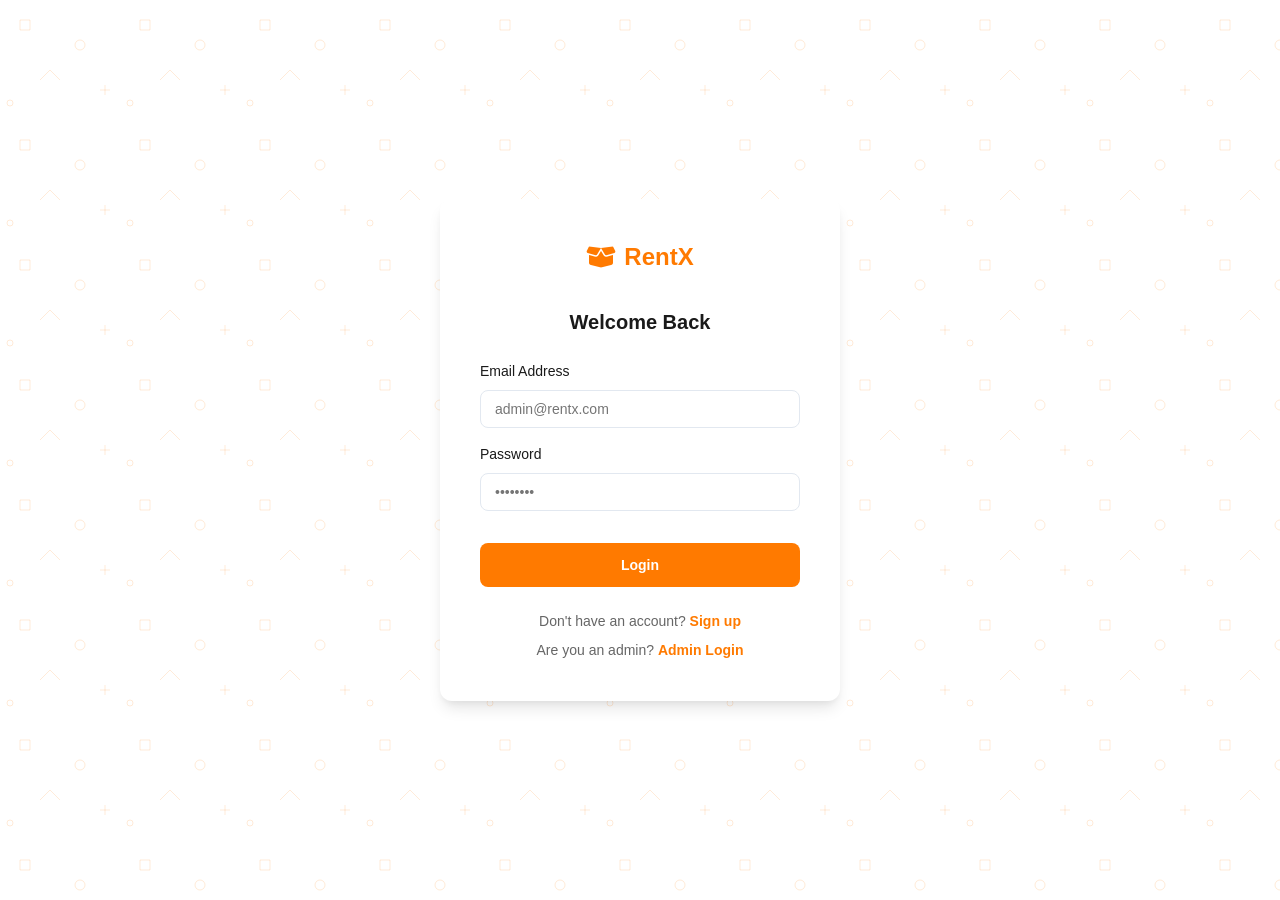
<file: frontend/index.html>
<!DOCTYPE html>
<html lang="en">
<head>
    <meta charset="UTF-8">
    <meta name="viewport" content="width=device-width, initial-scale=1.0">
    <title>Login - Rental Management System</title>
    <link rel="stylesheet" href="./css/styles.css">
    <!-- Font Awesome for Icons -->
    <link rel="stylesheet" href="https://cdnjs.cloudflare.com/ajax/libs/font-awesome/6.4.0/css/all.min.css">
    <style>
        .login-wrapper {
            min-height: 100vh;
            display: flex;
            align-items: center;
            justify-content: center;
            padding: 1.5rem;
        }

        .login-card {
            width: 100%;
            max-width: 400px;
            padding: 2.5rem;
            background: #FFFFFF;
            border-radius: var(--radius-lg);
            box-shadow: var(--shadow-lg);
            text-align: center;
        }

        .logo-placeholder {
            display: flex;
            align-items: center;
            justify-content: center;
            gap: 0.5rem;
            font-size: 1.5rem;
            font-weight: 700;
            color: var(--primary);
            margin-bottom: 2rem;
        }

        .toggle-link {
            font-size: 0.875rem;
            color: var(--text-muted);
            margin-top: 1.5rem;
            display: block;
        }
        
        .toggle-link span {
            color: var(--primary);
            cursor: pointer;
            font-weight: 600;
        }
        
        .toggle-link span:hover {
            text-decoration: underline;
        }
        
        #signup-form {
            display: none;
        }
    </style>
</head>
<body class="doodle-bg">

    <div class="login-wrapper">
        <div class="login-card">
            
            <div class="logo-placeholder">
                <i class="fa-solid fa-box-open"></i>
                <span>RentX</span>
            </div>

            <!-- Login Form -->
            <form id="login-form" onsubmit="handleLogin(event)">
                <h2 class="text-xl font-bold mb-6">Welcome Back</h2>
                
                <div class="form-group" style="text-align: left;">
                    <label class="form-label">Email Address</label>
                    <input type="email" id="login-email" class="form-control" placeholder="admin@rentx.com" required>
                </div>
                
                <div class="form-group" style="text-align: left;">
                    <label class="form-label">Password</label>
                    <input type="password" id="login-password" class="form-control" placeholder="••••••••" required>
                </div>
                
                <button type="submit" class="btn btn-primary btn-block mt-4" style="height: 44px;">
                    Login
                </button>
                
                <div class="toggle-link">
                    Don't have an account? <span onclick="toggleForms()">Sign up</span>
                </div>
                <div class="toggle-link" style="margin-top: 0.5rem">
                    Are you an admin? <a href="./pages/admin/login.html" style="font-weight: 600;">Admin Login</a>
                </div>
            </form>

            <!-- Sign Up Form -->
            <form id="signup-form" onsubmit="handleSignup(event)">
                <h2 class="text-xl font-bold mb-6">Create Account</h2>
                
                <div style="display: flex; gap: 1rem;">
                    <div class="form-group" style="text-align: left; flex: 1;">
                        <label class="form-label">First Name</label>
                        <input type="text" class="form-control" placeholder="kavy" required id="signup-firstname">
                    </div>
                    
                    <div class="form-group" style="text-align: left; flex: 1;">
                        <label class="form-label">Last Name</label>
                        <input type="text" class="form-control" placeholder="patel" required id="signup-lastname">
                    </div>
                </div>

                <div class="form-group" style="text-align: left;">
                    <label class="form-label">Email ID</label>
                    <input type="email" class="form-control" placeholder="kavy@example.com" required id="signup-email">
                </div>
                
                <div class="form-group" style="text-align: left;">
                    <label class="form-label">Password</label>
                    <input type="password" class="form-control" placeholder="••••••••" required id="signup-password">
                </div>

                <div class="form-group" style="text-align: left;">
                    <label class="form-label">Confirm Password</label>
                    <input type="password" class="form-control" placeholder="••••••••" required id="signup-confirm-password">
                </div>
                
                <button type="submit" class="btn btn-primary btn-block mt-4" style="height: 44px;">
                    Sign Up
                </button>
                
                <div class="toggle-link">
                    Already have an account? <span onclick="toggleForms()">Login</span>
                </div>
            </form>

        </div>
    </div>

    <script src="./js/api.js"></script>
    <script src="./js/main.js"></script>
    <script>
        function toggleForms() {
            const loginForm = document.getElementById('login-form');
            const signupForm = document.getElementById('signup-form');
            
            if (loginForm.style.display === 'none') {
                loginForm.style.display = 'block';
                signupForm.style.display = 'none';
            } else {
                loginForm.style.display = 'none';
                signupForm.style.display = 'block';
            }
        }

        async function handleLogin(e) {
            e.preventDefault();
            const email = document.getElementById('login-email').value;
            const password = document.getElementById('login-password').value;
            
            try {
                const response = await window.RentXAPI.login(email, password);
                localStorage.setItem('user', JSON.stringify(response.user));
                
                if (response.user.role === 'admin') {
                    window.location.href = './pages/admin/dashboard.html';
                } else {
                    window.location.href = './pages/customer/home.html';
                }
            } catch (err) {
                // Handled by apiFetch showToast, but can also alert
                console.error("Login failed:", err);
            }
        }

        async function handleSignup(e) {
            e.preventDefault();
            
            const email = document.getElementById('signup-email').value;
            const password = document.getElementById('signup-password').value;
            const confirmPassword = document.getElementById('signup-confirm-password').value;
            const firstName = document.getElementById('signup-firstname').value;
            const lastName = document.getElementById('signup-lastname').value;
            
            if (password !== confirmPassword) {
                showToast('Passwords do not match!', 'error');
                return;
            }

            try {
                const name = `${firstName} ${lastName}`;
                await window.RentXAPI.register(email, password, name);
                
                // Auto login after signup
                const response = await window.RentXAPI.login(email, password);
                localStorage.setItem('user', JSON.stringify(response.user));
                window.location.href = './pages/customer/home.html';
            } catch (err) {
                console.error("Signup failed:", err);
            }
        }
    </script>
</body>
</html>
</file>
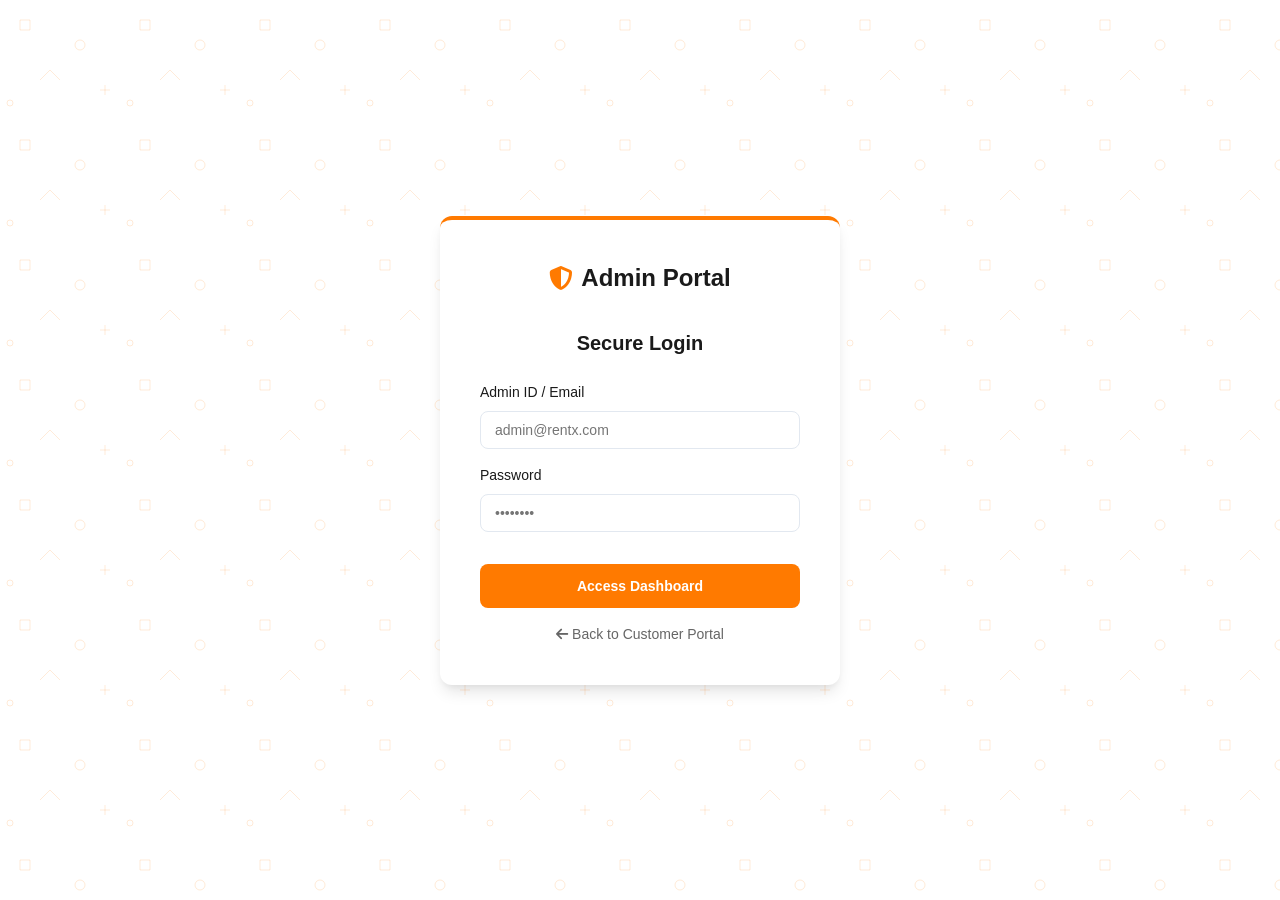
<file: frontend/pages/admin/login.html>
<!DOCTYPE html>
<html lang="en">
<head>
    <meta charset="UTF-8">
    <meta name="viewport" content="width=device-width, initial-scale=1.0">
    <title>Admin Login - RentX</title>
    <link rel="stylesheet" href="../../css/styles.css">
    <link rel="stylesheet" href="https://cdnjs.cloudflare.com/ajax/libs/font-awesome/6.4.0/css/all.min.css">
    <style>
        .login-wrapper {
            min-height: 100vh;
            display: flex;
            align-items: center;
            justify-content: center;
            padding: 1.5rem;
        }

        .login-card {
            width: 100%;
            max-width: 400px;
            padding: 2.5rem;
            background: #FFFFFF;
            border-radius: var(--radius-lg);
            box-shadow: var(--shadow-lg);
            text-align: center;
            border-top: 4px solid var(--primary);
        }

        .logo-placeholder {
            display: flex;
            align-items: center;
            justify-content: center;
            gap: 0.5rem;
            font-size: 1.5rem;
            font-weight: 700;
            color: var(--text-dark);
            margin-bottom: 2rem;
        }

        .logo-placeholder i {
            color: var(--primary);
        }
    </style>
</head>
<body class="doodle-bg">

    <div class="login-wrapper">
        <div class="login-card">
            
            <div class="logo-placeholder">
                <i class="fa-solid fa-shield-halved"></i>
                <span>Admin Portal</span>
            </div>

            <form id="admin-login-form" onsubmit="handleAdminLogin(event)">
                <h2 class="text-xl font-bold mb-6">Secure Login</h2>
                
                <div class="form-group" style="text-align: left;">
                    <label class="form-label">Admin ID / Email</label>
                    <input type="email" class="form-control" placeholder="admin@rentx.com" required>
                </div>
                
                <div class="form-group" style="text-align: left;">
                    <label class="form-label">Password</label>
                    <input type="password" class="form-control" placeholder="••••••••" required>
                </div>
                
                <button type="submit" class="btn btn-primary btn-block mt-4" style="height: 44px;">
                    Access Dashboard
                </button>
                
                <div class="mt-4" style="font-size: 0.875rem;">
                    <a href="../../index.html" class="text-muted"><i class="fa-solid fa-arrow-left"></i> Back to Customer Portal</a>
                </div>
            </form>

        </div>
    </div>

    <script src="../../js/main.js"></script>
    <script>
        function handleAdminLogin(e) {
            e.preventDefault();
            localStorage.setItem('user', JSON.stringify({ role: 'admin', name: 'Super Admin' }));
            window.location.href = './dashboard.html';
        }
    </script>
</body>
</html>
</file>
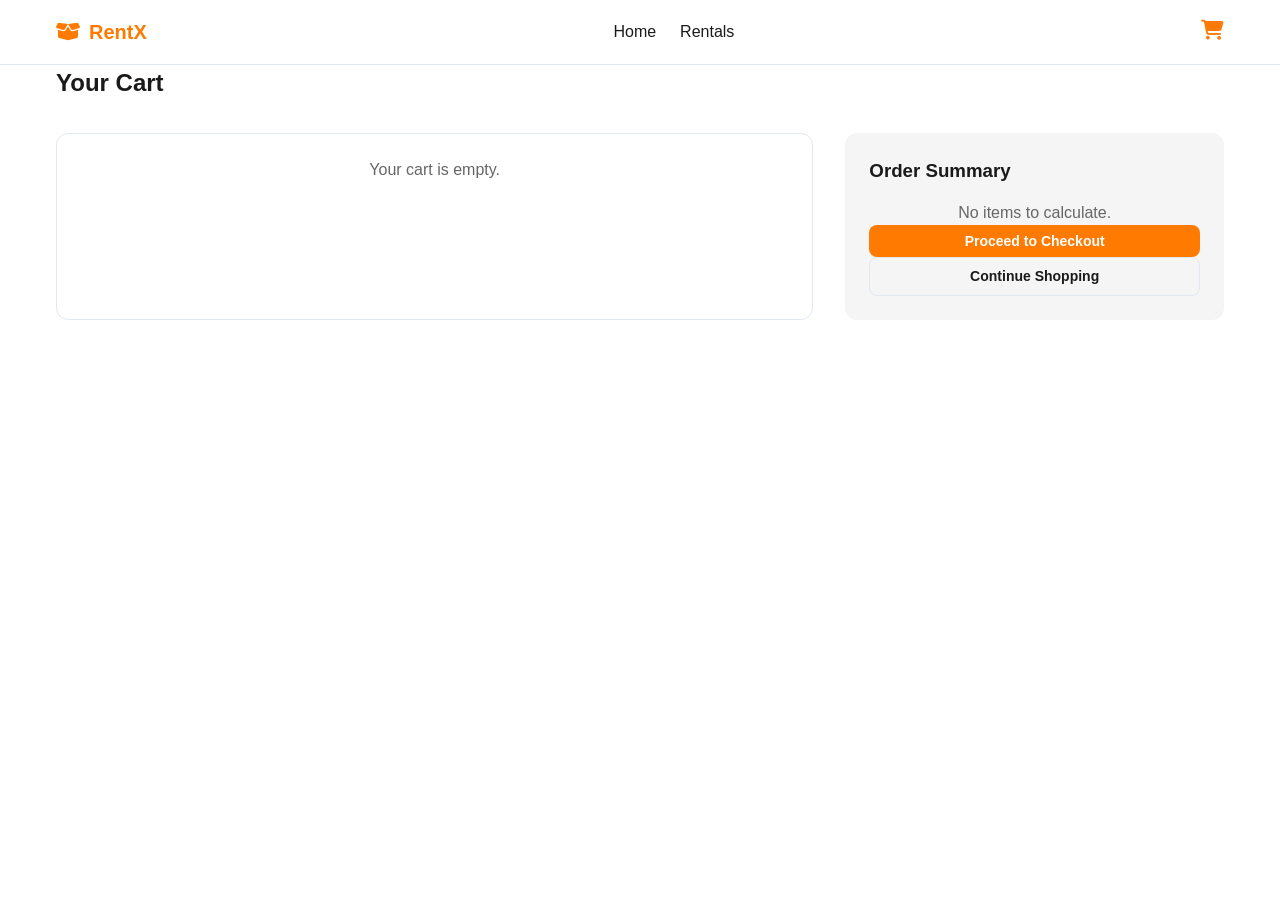
<file: frontend/pages/customer/cart.html>
<!DOCTYPE html>
<html lang="en">
<head>
    <meta charset="UTF-8">
    <meta name="viewport" content="width=device-width, initial-scale=1.0">
    <title>Cart - RentX</title>
    <link rel="stylesheet" href="../../css/styles.css">
    <link rel="stylesheet" href="https://cdnjs.cloudflare.com/ajax/libs/font-awesome/6.4.0/css/all.min.css">
    <style>
        .cart-grid {
            display: grid;
            grid-template-columns: 2fr 1fr;
            gap: 2rem;
            padding: 2rem 0;
        }

        .cart-items-container {
            background: #FFF;
            border-radius: var(--radius-lg);
            border: 1px solid var(--border-color);
            padding: 1.5rem;
        }

        .cart-item {
            display: flex;
            align-items: center;
            gap: 1.5rem;
            padding: 1.5rem 0;
            border-bottom: 1px solid var(--border-color);
        }
        .cart-item:last-child {
            border-bottom: none;
            padding-bottom: 0;
        }

        .item-image {
            width: 80px;
            height: 80px;
            object-fit: cover;
            border-radius: var(--radius-md);
        }

        .item-details {
            flex-grow: 1;
        }

        .summary-card {
            background: var(--bg-secondary);
            border-radius: var(--radius-lg);
            padding: 1.5rem;
            height: fit-content;
        }
        
        .summary-row {
            display: flex;
            justify-content: space-between;
            margin-bottom: 1rem;
            font-size: 0.875rem;
        }

        @media (max-width: 768px) {
            .cart-grid {
                grid-template-columns: 1fr;
            }
        }
    </style>
</head>
<body>

    <!-- Navbar -->
    <nav class="navbar">
        <div class="container navbar-content">
            <a href="home.html" class="flex items-center gap-2" style="font-size: 1.25rem; font-weight: 700;">
                <i class="fa-solid fa-box-open" style="color: var(--primary);"></i>
                <span>RentX</span>
            </a>
            <div class="nav-links">
                <a href="home.html" class="nav-link">Home</a>
                <a href="products.html" class="nav-link">Rentals</a>
            </div>
            <div class="flex items-center gap-4">
                <a href="cart.html" style="position: relative; color: var(--primary);">
                    <i class="fa-solid fa-cart-shopping text-xl"></i>
                    <span class="cart-badge badge-orange" style="position: absolute; top: -8px; right: -8px; font-size: 0.65rem; padding: 2px 6px; display: none;">0</span>
                </a>
            </div>
        </div>
    </nav>

    <!-- Main Content -->
    <main class="container">
        <h1 class="text-2xl font-bold mt-8">Your Cart</h1>
        
        <div class="cart-grid">
            <!-- Items -->
            <div class="cart-items-container" id="cart-container">
                <!-- Injected via JS -->
            </div>

            <!-- Summary -->
            <div class="summary-card">
                <h3 class="font-bold mb-4">Order Summary</h3>
                <div id="summary-container">
                    <!-- Injected via JS -->
                </div>
                
                <button class="btn btn-primary btn-block mt-6" onclick="processCheckout()" id="checkout-btn">
                    Proceed to Checkout
                </button>
                <a href="products.html" class="btn btn-outline btn-block mt-2 text-center" style="display: block;">
                    Continue Shopping
                </a>
            </div>
        </div>
    </main>

    <script src="../../js/main.js"></script>
    <script>
        document.addEventListener('DOMContentLoaded', () => {
            renderCart();
        });

        function renderCart() {
            const cart = getCart();
            const container = document.getElementById('cart-container');
            const summary = document.getElementById('summary-container');
            const checkoutBtn = document.getElementById('checkout-btn');

            if (cart.length === 0) {
                container.innerHTML = `<div class="text-center py-8 text-muted">Your cart is empty.</div>`;
                summary.innerHTML = `<div class="text-center text-muted">No items to calculate.</div>`;
                checkoutBtn.disabled = true;
                return;
            }

            checkoutBtn.disabled = false;
            let subtotal = 0;
            let totalDeposit = 0;

            container.innerHTML = cart.map((item, index) => {
                const durationNum = parseInt(item.duration);
                const rate = item.ratePrice || item.pricePerDay;
                const itemRentalTotal = rate * durationNum * item.quantity;
                const itemDepositTotal = item.securityDeposit * item.quantity;
                
                subtotal += itemRentalTotal;
                totalDeposit += itemDepositTotal;

                return `
                    <div class="cart-item">
                        <img src="${item.image}" class="item-image" alt="${item.name}">
                        <div class="item-details">
                            <h4 class="font-bold">${item.name}</h4>
                            <div class="text-sm text-muted">Duration: ${item.duration} | Qty: ${item.quantity}</div>
                            <div class="text-sm mt-1" style="color: var(--primary);">Deposit: ₹${itemDepositTotal}</div>
                        </div>
                        <div class="text-right">
                            <div class="font-bold">₹${itemRentalTotal}</div>
                            <button class="btn btn-outline mt-2" style="padding: 0.25rem 0.5rem; font-size: 0.75rem; border-color: var(--status-red); color: var(--status-red);" onclick="removeItem(${index})">
                                <i class="fa-solid fa-trash"></i> Remove
                            </button>
                        </div>
                    </div>
                `;
            }).join('');

            summary.innerHTML = `
                <div class="summary-row">
                    <span>Rental Subtotal</span>
                    <span>₹${subtotal}</span>
                </div>
                <div class="summary-row">
                    <span>Security Deposit (Refundable)</span>
                    <span>₹${totalDeposit}</span>
                </div>
                <div class="summary-row">
                    <span>Tax (10%)</span>
                    <span>₹${(subtotal * 0.1).toFixed(2)}</span>
                </div>
                <div class="summary-row mt-4" style="border-top: 1px solid var(--border-color); padding-top: 1rem; font-weight: 700; font-size: 1.125rem;">
                    <span>Total Due Today</span>
                    <span style="color: var(--primary)">₹${(subtotal + totalDeposit + (subtotal * 0.1)).toFixed(2)}</span>
                </div>
            `;
        }

        function removeItem(index) {
            const cart = getCart();
            cart.splice(index, 1);
            saveCart(cart);
            renderCart();
            showToast('Item removed from cart');
        }

        function processCheckout() {
            window.location.href = 'checkout.html';
        }
    </script>
</body>
</html>
</file>
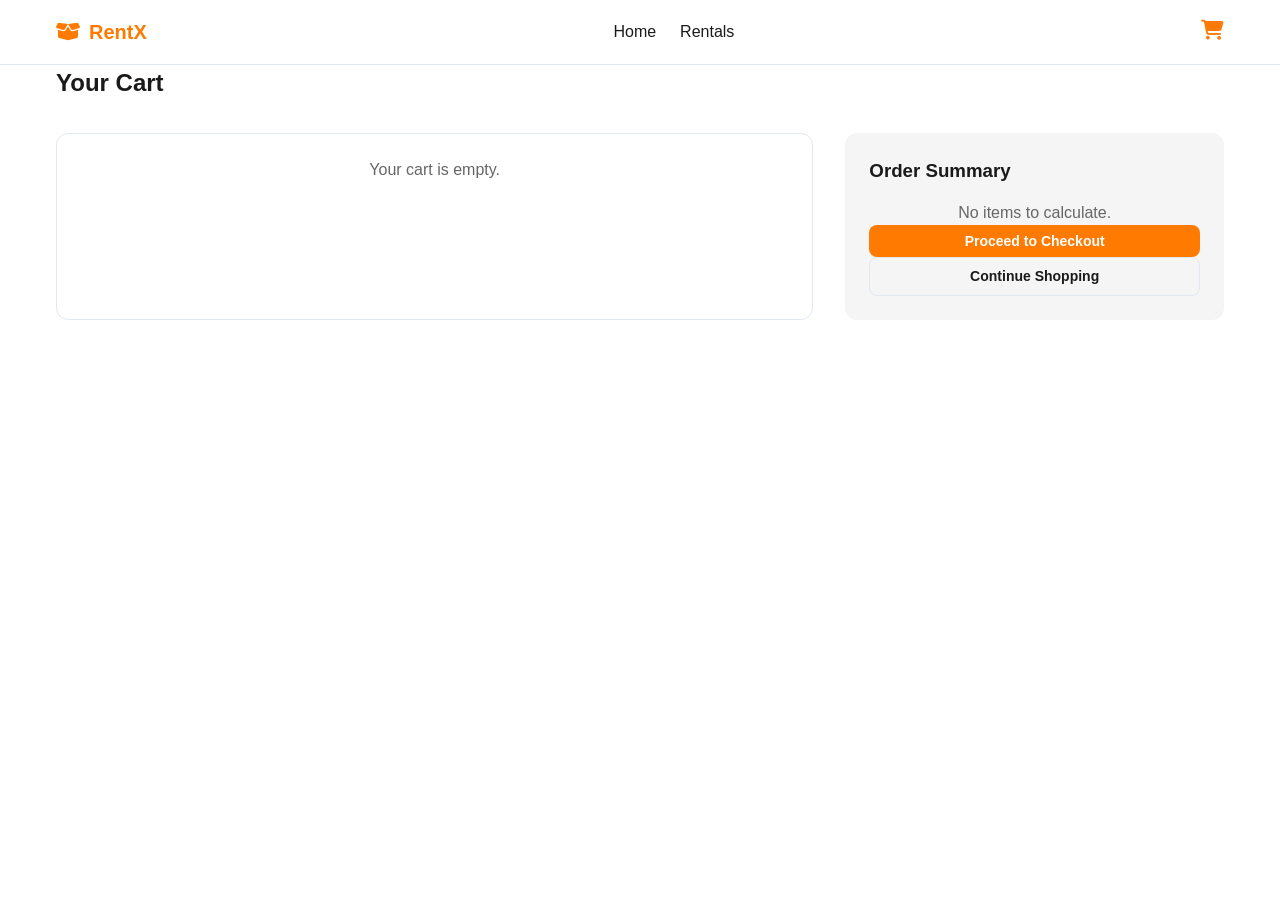
<file: frontend/pages/customer/checkout.html>
<!DOCTYPE html>
<html lang="en">
<head>
    <meta charset="UTF-8">
    <meta name="viewport" content="width=device-width, initial-scale=1.0">
    <title>Checkout - RentX</title>
    <link rel="stylesheet" href="../../css/styles.css">
    <link rel="stylesheet" href="https://cdnjs.cloudflare.com/ajax/libs/font-awesome/6.4.0/css/all.min.css">
    <style>
        .checkout-grid {
            display: grid;
            grid-template-columns: 2fr 1fr;
            gap: 2rem;
            padding: 2rem 0;
        }

        .checkout-form-container {
            background: #FFF;
            border-radius: var(--radius-lg);
            border: 1px solid var(--border-color);
            padding: 2rem;
        }

        .summary-card {
            background: var(--bg-secondary);
            border-radius: var(--radius-lg);
            padding: 1.5rem;
            height: fit-content;
        }
        
        .summary-row {
            display: flex;
            justify-content: space-between;
            margin-bottom: 1rem;
            font-size: 0.875rem;
        }

        .checkout-item {
            display: flex;
            justify-content: space-between;
            padding-bottom: 0.75rem;
            margin-bottom: 0.75rem;
            border-bottom: 1px solid var(--border-color);
        }

        .checkout-item:last-child {
            border-bottom: none;
            margin-bottom: 0;
        }

        @media (max-width: 768px) {
            .checkout-grid {
                grid-template-columns: 1fr;
            }
        }
    </style>
</head>
<body>

    <!-- Navbar -->
    <nav class="navbar">
        <div class="container navbar-content">
            <a href="home.html" class="flex items-center gap-2" style="font-size: 1.25rem; font-weight: 700;">
                <i class="fa-solid fa-box-open" style="color: var(--primary);"></i>
                <span>RentX</span>
            </a>
            <div class="nav-links">
                <a href="home.html" class="nav-link">Home</a>
                <a href="products.html" class="nav-link">Rentals</a>
            </div>
            <div class="flex items-center gap-4">
                <a href="cart.html" style="position: relative; color: var(--primary);">
                    <i class="fa-solid fa-cart-shopping text-xl"></i>
                    <span class="cart-badge badge-orange" style="position: absolute; top: -8px; right: -8px; font-size: 0.65rem; padding: 2px 6px; display: none;">0</span>
                </a>
            </div>
        </div>
    </nav>

    <!-- Main Content -->
    <main class="container">
        <div class="mt-4">
            <a href="cart.html" class="text-muted text-sm"><i class="fa-solid fa-arrow-left"></i> Back to Cart</a>
        </div>

        <h1 class="text-2xl font-bold mt-4">Checkout</h1>
        
        <form class="checkout-grid" id="checkout-form" onsubmit="handleCheckout(event)">
            <!-- Billing / Shipping Form -->
            <div class="checkout-form-container">
                <h2 class="text-xl font-bold mb-6">Delivery Details</h2>
                
                <div style="display: flex; gap: 1rem; margin-bottom: 1rem;">
                    <div class="form-group mb-0" style="flex: 1;">
                        <label class="form-label">Full Name</label>
                        <input type="text" class="form-control" id="co-name" placeholder="John Doe" required>
                    </div>
                    <div class="form-group mb-0" style="flex: 1;">
                        <label class="form-label">Email</label>
                        <input type="email" class="form-control" id="co-email" placeholder="john@example.com" required>
                    </div>
                </div>
                
                <div class="form-group">
                    <label class="form-label">Address</label>
                    <input type="text" class="form-control" id="co-address" placeholder="123 Main St, Apartment 4B" required>
                </div>

                <div style="display: flex; gap: 1rem; margin-bottom: 1rem;">
                    <div class="form-group mb-0" style="flex: 2;">
                        <label class="form-label">City</label>
                        <input type="text" class="form-control" id="co-city" placeholder="Mumbai" required>
                    </div>
                    <div class="form-group mb-0" style="flex: 1;">
                        <label class="form-label">Zip Code</label>
                        <input type="text" class="form-control" id="co-zip" placeholder="400001" required>
                    </div>
                </div>

                <div class="form-group">
                    <label class="form-label">Country</label>
                    <input type="text" class="form-control" id="co-country" placeholder="India" required>
                </div>
            </div>

            <!-- Summary -->
            <div class="summary-card">
                <h3 class="font-bold mb-4">Order Summary</h3>
                
                <div id="checkout-items" class="mb-4" style="background: #FFF; padding: 1rem; border-radius: var(--radius-sm); border: 1px solid var(--border-color);">
                    <!-- Injected via JS -->
                </div>

                <div id="summary-container">
                    <!-- Injected via JS -->
                </div>
                
                <button type="submit" class="btn btn-primary btn-block mt-6" id="confirm-btn">
                    Confirm Order
                </button>
            </div>
        </form>
    </main>

    <script src="https://checkout.razorpay.com/v1/checkout.js"></script>
    <script src="../../js/api.js"></script>
    <script src="../../js/main.js"></script>
    <script>
        document.addEventListener('DOMContentLoaded', () => {
            renderCheckoutSummary();
            prefillUserData();
        });

        function prefillUserData() {
            const user = JSON.parse(localStorage.getItem('user'));
            if (user && user.name) {
                document.getElementById('co-name').value = user.name;
            }
        }

        let totalAmount = 0;

        function renderCheckoutSummary() {
            const cart = getCart();
            const itemsContainer = document.getElementById('checkout-items');
            const summaryContainer = document.getElementById('summary-container');
            const confirmBtn = document.getElementById('confirm-btn');

            if (cart.length === 0) {
                window.location.href = 'cart.html';
                return;
            }

            let subtotal = 0;
            let totalDeposit = 0;

            itemsContainer.innerHTML = cart.map((item) => {
                const durationNum = parseInt(item.duration);
                const rate = item.ratePrice || item.pricePerDay;
                const itemRentalTotal = rate * durationNum * item.quantity;
                const itemDepositTotal = item.securityDeposit * item.quantity;
                
                subtotal += itemRentalTotal;
                totalDeposit += itemDepositTotal;

                return `
                    <div class="checkout-item">
                        <div>
                            <div class="font-bold text-sm">${item.name} (x${item.quantity})</div>
                            <div class="text-xs text-muted">Duration: ${item.duration}</div>
                        </div>
                        <div class="font-bold text-sm">₹${itemRentalTotal}</div>
                    </div>
                `;
            }).join('');

            totalAmount = subtotal + totalDeposit + (subtotal * 0.1);

            summaryContainer.innerHTML = `
                <div class="summary-row">
                    <span>Rental Subtotal</span>
                    <span>₹${subtotal}</span>
                </div>
                <div class="summary-row">
                    <span>Security Deposit</span>
                    <span>₹${totalDeposit}</span>
                </div>
                <div class="summary-row">
                    <span>Tax (10%)</span>
                    <span>₹${(subtotal * 0.1).toFixed(2)}</span>
                </div>
                <div class="summary-row mt-4" style="border-top: 1px solid var(--border-color); padding-top: 1rem; font-weight: 700; font-size: 1.125rem;">
                    <span>Total Due</span>
                    <span style="color: var(--primary)">₹${totalAmount.toFixed(2)}</span>
                </div>
            `;
        }

        async function handleCheckout(e) {
            e.preventDefault();
            
            const btn = document.getElementById('confirm-btn');
            btn.innerHTML = '<i class="fa-solid fa-spinner fa-spin"></i> Processing...';
            btn.disabled = true;

            try {
                // 1. Create order in our backend
                const user = JSON.parse(localStorage.getItem('user'));
                if (!user) {
                    showToast('Please log in first', 'error');
                    window.location.href = '../../index.html';
                    return;
                }

                const cart = getCart();
                const items = cart.map(i => {
                    let durationDays = parseInt(i.duration);
                    if (i.duration.includes('Week')) {
                        durationDays *= 7;
                    } else if (i.duration.includes('Month')) {
                        durationDays *= 30;
                    }
                    
                    return {
                        variant_id: i.variant_id || i.id,
                        quantity: i.quantity,
                        price: i.ratePrice || i.pricePerDay,
                        start_date: new Date().toISOString().slice(0, 19).replace('T', ' '),
                        end_date: new Date(Date.now() + durationDays*24*60*60*1000).toISOString().slice(0, 19).replace('T', ' '),
                        duration: parseInt(i.duration),
                        security_deposit: i.securityDeposit || (i.pricePerDay * 2)
                    };
                });

                const orderResponse = await window.RentXAPI.createOrder({
                    customer_id: user.id, // Ensure user.id exists (mocked or real)
                    items: items
                });

                const rzpResponse = await window.RentXAPI.createPaymentOrder(totalAmount);
                
                // 3. Open Razorpay Checkout
                const options = {
                    "key": rzpResponse.key,
                    "amount": rzpResponse.amount,
                    "currency": rzpResponse.currency,
                    "name": "RentX",
                    "description": "Equipment Rental Payment",
                    "order_id": rzpResponse.id,
                    "handler": async function (response) {
                        try {
                            await window.RentXAPI.verifyPayment({
                                order_id: orderResponse.order_id,
                                amount: totalAmount,
                                razorpay_payment_id: response.razorpay_payment_id,
                                razorpay_order_id: response.razorpay_order_id,
                                razorpay_signature: response.razorpay_signature
                            });
                            
                            showToast('Payment Successful! Order Placed.', 'success');
                            setTimeout(() => {
                                localStorage.removeItem('rentx_cart');
                                window.location.href = `invoice.html?id=${orderResponse.order_id}`;
                            }, 2000);
                        } catch (err) {
                            showToast('Payment verification failed', 'error');
                        }
                    },
                    "prefill": {
                        "name": user.name,
                        "email": user.email
                    },
                    "theme": {
                        "color": "#2563eb"
                    }
                };
                
                const rzp = new window.Razorpay(options);
                rzp.on('payment.failed', function (response){
                    btn.innerHTML = 'Complete Order';
                    btn.disabled = false;
                    showToast('Payment Failed. Try again.', 'error');
                });
                rzp.open();

            } catch (err) {
                btn.innerHTML = 'Complete Order';
                btn.disabled = false;
                showToast(err.message || 'Checkout failed', 'error');
            }
        }
    </script>
</body>
</html>
</file>
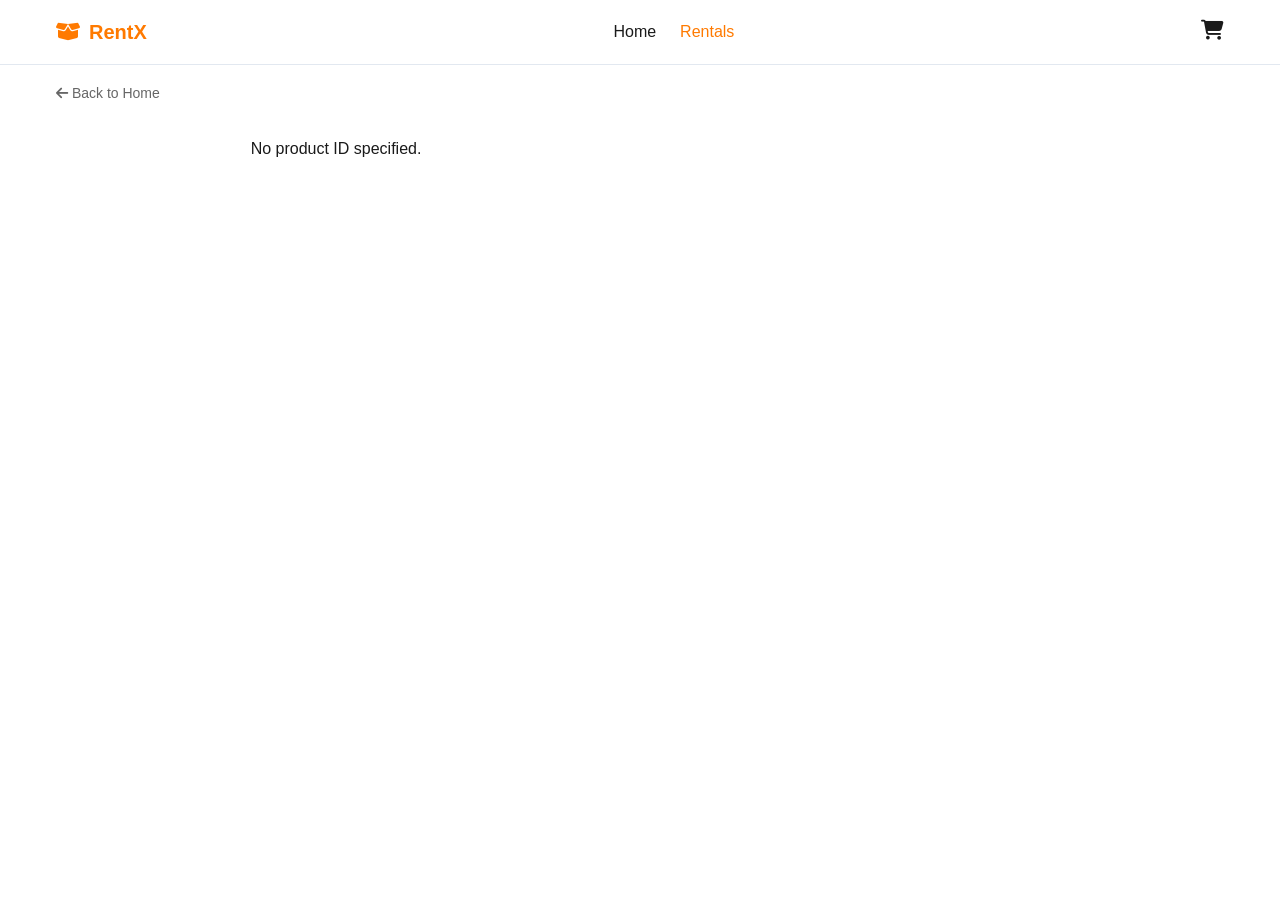
<file: frontend/pages/customer/detail.html>
<!DOCTYPE html>
<html lang="en">
<head>
    <meta charset="UTF-8">
    <meta name="viewport" content="width=device-width, initial-scale=1.0">
    <title>Product Details - RentX</title>
    <link rel="stylesheet" href="../../css/styles.css">
    <link rel="stylesheet" href="https://cdnjs.cloudflare.com/ajax/libs/font-awesome/6.4.0/css/all.min.css">
    <style>
        .detail-grid {
            display: grid;
            grid-template-columns: 1fr 1fr;
            gap: 3rem;
            padding: 2rem 0;
        }
        
        .gallery-main {
            width: 100%;
            height: 400px;
            object-fit: cover;
            border-radius: var(--radius-lg);
            border: 1px solid var(--border-color);
            margin-bottom: 1rem;
        }

        .rental-box {
            background: var(--bg-secondary);
            padding: 1.5rem;
            border-radius: var(--radius-lg);
            margin-top: 2rem;
        }

        .price-breakdown {
            display: flex;
            justify-content: space-between;
            margin-bottom: 0.5rem;
            font-size: 0.875rem;
        }
        
        .price-total {
            display: flex;
            justify-content: space-between;
            margin-top: 1rem;
            padding-top: 1rem;
            border-top: 1px solid var(--border-color);
            font-weight: 700;
            font-size: 1.25rem;
        }

        @media (max-width: 768px) {
            .detail-grid {
                grid-template-columns: 1fr;
            }
        }
    </style>
</head>
<body>

    <!-- Navbar -->
    <nav class="navbar">
        <div class="container navbar-content">
            <a href="home.html" class="flex items-center gap-2" style="font-size: 1.25rem; font-weight: 700;">
                <i class="fa-solid fa-box-open" style="color: var(--primary);"></i>
                <span>RentX</span>
            </a>
            <div class="nav-links">
                <a href="home.html" class="nav-link">Home</a>
                <a href="products.html" class="nav-link" style="color: var(--primary);">Rentals</a>
            </div>
            <div class="flex items-center gap-4">
                <a href="cart.html" style="position: relative; color: var(--text-dark);">
                    <i class="fa-solid fa-cart-shopping text-xl"></i>
                    <span class="cart-badge badge-orange" style="position: absolute; top: -8px; right: -8px; font-size: 0.65rem; padding: 2px 6px; display: none;">0</span>
                </a>
            </div>
        </div>
    </nav>

    <!-- Main Content -->
    <main class="container">
        <div class="mt-4">
            <a href="home.html" class="text-muted text-sm"><i class="fa-solid fa-arrow-left"></i> Back to Home</a>
        </div>
        
        <div class="detail-grid" id="product-detail">
            <!-- Loading State -->
            <div class="col-span-full text-center py-8">Loading product details...</div>
        </div>
    </main>

    <script src="../../js/api.js"></script>
    <script src="../../js/main.js"></script>
    <script>
        let currentProduct = null;
        let selectedDuration = 1; // Default 1
        let selectedRateType = 'day'; // 'hour', 'day', 'week'
        let selectedVariant = '';

        document.addEventListener('DOMContentLoaded', async () => {
            const urlParams = new URLSearchParams(window.location.search);
            const productId = urlParams.get('id');
            
            if (productId) {
                try {
                    const products = await window.RentXAPI.getProducts();
                    currentProduct = products.find(p => p.id === productId);
                    if (currentProduct) {
                        if (currentProduct.variants && currentProduct.variants.length > 0) {
                            selectedVariant = currentProduct.variants[0];
                        }
                        renderProduct();
                    } else {
                        document.getElementById('product-detail').innerHTML = '<div class="col-span-full text-center py-8 text-red-500">Product not found.</div>';
                    }
                } catch (err) {
                    console.error("Failed to load product", err);
                    document.getElementById('product-detail').innerHTML = '<div class="col-span-full text-center py-8 text-red-500">Failed to load product from server.</div>';
                }
            } else {
                document.getElementById('product-detail').innerHTML = '<div class="col-span-full text-center py-8 text-red-500">No product ID specified.</div>';
            }
        });

        function renderProduct() {
            const container = document.getElementById('product-detail');
            
            let ratePrice = currentProduct.pricePerDay;
            let durationLabel = 'Days';
            if (selectedRateType === 'week') {
                ratePrice = currentProduct.weeklyPrice;
                durationLabel = 'Weeks';
            } else if (selectedRateType === 'month') {
                ratePrice = currentProduct.monthlyPrice;
                durationLabel = 'Months';
            }

            const rentalCost = ratePrice * selectedDuration;
            let variantHtml = '';
            if (currentProduct.variants && currentProduct.variants.length > 0) {
                variantHtml = `
                    <div class="form-group mb-4">
                        <label class="form-label">Select Variant</label>
                        <select class="form-control" onchange="updateVariant(this.value)">
                            ${currentProduct.variants.map(v => `<option value="${v}" ${selectedVariant === v ? 'selected' : ''}>${v}</option>`).join('')}
                        </select>
                    </div>
                `;
            }
            
            container.innerHTML = `
                <div>
                    <img src="${currentProduct.image}" class="gallery-main" alt="${currentProduct.name}">
                </div>
                <div>
                    <div class="flex items-center gap-2 mb-2">
                        <span class="text-muted">${currentProduct.brand}</span>
                        <span class="badge ${currentProduct.status === 'Available' ? 'badge-green' : 'badge-orange'}">${currentProduct.status}</span>
                    </div>
                    
                    <h1 class="text-2xl font-bold mb-2">${currentProduct.name}</h1>
                    
                    <div class="flex items-center gap-2 mb-4 text-sm">
                        <i class="fa-solid fa-star" style="color: #FBBF24;"></i> ${currentProduct.rating} 
                        <span class="text-muted ml-2">in ${currentProduct.category}</span>
                    </div>
                    
                    <p class="text-muted mb-6">${currentProduct.description}</p>
                    
                    <div class="flex gap-4 mb-6">
                        <div class="card p-4 text-center" style="flex: 1; cursor: pointer; ${selectedRateType === 'day' ? 'border-color: var(--primary);' : ''}" onclick="setRateType('day')">
                            <div class="text-sm text-muted" ${selectedRateType === 'day' ? 'style="color: var(--primary)"' : ''}>Per Day</div>
                            <div class="font-bold">₹${currentProduct.pricePerDay}</div>
                        </div>
                        <div class="card p-4 text-center" style="flex: 1; cursor: pointer; ${selectedRateType === 'week' ? 'border-color: var(--primary);' : ''}" onclick="setRateType('week')">
                            <div class="text-sm text-muted" ${selectedRateType === 'week' ? 'style="color: var(--primary)"' : ''}>Per Week</div>
                            <div class="font-bold">₹${currentProduct.weeklyPrice}</div>
                        </div>
                        <div class="card p-4 text-center" style="flex: 1; cursor: pointer; ${selectedRateType === 'month' ? 'border-color: var(--primary);' : ''}" onclick="setRateType('month')">
                            <div class="text-sm text-muted" ${selectedRateType === 'month' ? 'style="color: var(--primary)"' : ''}>Per Month</div>
                            <div class="font-bold">₹${currentProduct.monthlyPrice}</div>
                        </div>
                    </div>

                    <div class="rental-box">
                        <h3 class="font-bold mb-4">Rental Configuration</h3>
                        
                        ${variantHtml}

                        <div class="form-group">
                            <label class="form-label">Rental Duration (${durationLabel})</label>
                            <input type="number" class="form-control" value="${selectedDuration}" min="1" onchange="updateDuration(this.value)">
                        </div>

                        <div class="mt-6">
                            <div class="price-breakdown">
                                <span>Rental (${selectedDuration} ${durationLabel})</span>
                                <span>₹${rentalCost}</span>
                            </div>
                            <div class="price-breakdown text-muted">
                                <span>Refundable Deposit</span>
                                <span>₹${currentProduct.securityDeposit}</span>
                            </div>
                            <div class="price-total">
                                <span>Total upfront</span>
                                <span style="color: var(--primary)">₹${rentalCost + currentProduct.securityDeposit}</span>
                            </div>
                        </div>
                        
                        <button class="btn btn-primary btn-block mt-6" 
                                onclick="handleAddToCart()" 
                                ${currentProduct.status !== 'Available' ? 'disabled' : ''}>
                            ${currentProduct.status === 'Available' ? 'Add to Cart' : 'Not Available'}
                        </button>
                    </div>
                </div>
            `;
        }

        function setRateType(type) {
            selectedRateType = type;
            renderProduct();
        }

        function updateVariant(val) {
            selectedVariant = val;
            renderProduct();
        }

        function updateDuration(val) {
            selectedDuration = parseInt(val) || 1;
            renderProduct();
        }

        function handleAddToCart() {
            if (currentProduct) {
                let durationLabel = 'Days';
                let ratePrice = currentProduct.pricePerDay;
                if (selectedRateType === 'week') {
                    durationLabel = 'Weeks';
                    ratePrice = currentProduct.weeklyPrice;
                } else if (selectedRateType === 'month') {
                    durationLabel = 'Months';
                    ratePrice = currentProduct.monthlyPrice;
                }
                
                const cartItem = { 
                    ...currentProduct, 
                    ratePrice: ratePrice,
                    name: selectedVariant ? `${currentProduct.name} (${selectedVariant})` : currentProduct.name
                };
                addToCart(cartItem, 1, `${selectedDuration} ${durationLabel}`);
            }
        }
    </script>
</body>
</html>
</file>
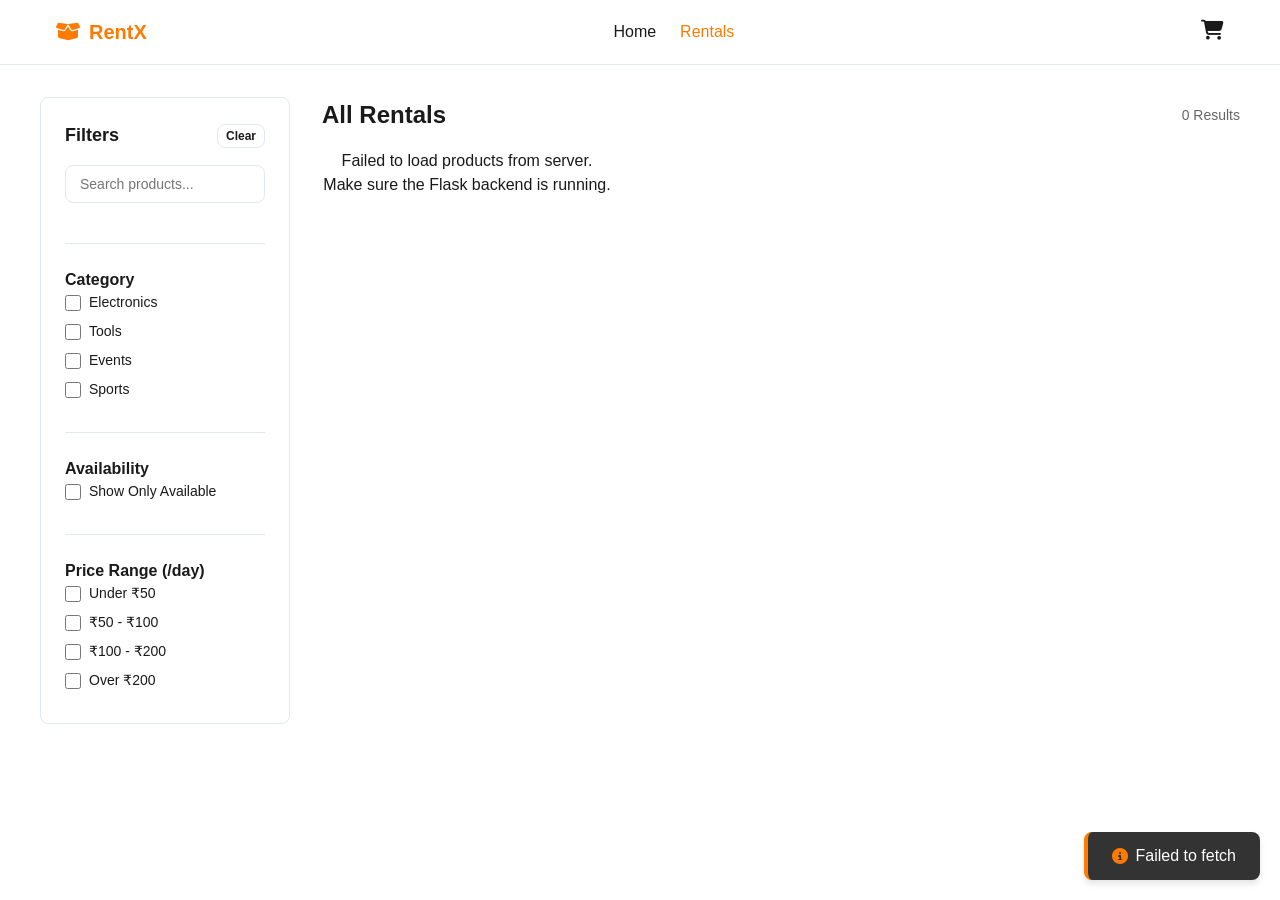
<file: frontend/pages/customer/products.html>
<!DOCTYPE html>
<html lang="en">
<head>
    <meta charset="UTF-8">
    <meta name="viewport" content="width=device-width, initial-scale=1.0">
    <title>Rentals - RentX</title>
    <link rel="stylesheet" href="../../css/styles.css">
    <link rel="stylesheet" href="https://cdnjs.cloudflare.com/ajax/libs/font-awesome/6.4.0/css/all.min.css">
    <style>
        .layout-grid {
            display: grid;
            grid-template-columns: 250px 1fr;
            gap: 2rem;
            padding: 2rem 0;
        }
        
        .sidebar-filters {
            background: #FFFFFF;
            border: 1px solid var(--border-color);
            border-radius: var(--radius-md);
            padding: 1.5rem;
            height: fit-content;
        }
        
        .filter-section {
            margin-bottom: 1.5rem;
            padding-bottom: 1.5rem;
            border-bottom: 1px solid var(--border-color);
        }
        .filter-section:last-child {
            border-bottom: none;
            margin-bottom: 0;
            padding-bottom: 0;
        }
        
        .filter-label {
            display: flex;
            align-items: center;
            gap: 0.5rem;
            margin-bottom: 0.5rem;
            font-size: 0.875rem;
            cursor: pointer;
        }
        
        /* Checkbox styling */
        .filter-label input[type="checkbox"] {
            accent-color: var(--primary);
            width: 16px;
            height: 16px;
        }

        .product-image {
            width: 100%;
            height: 200px;
            object-fit: cover;
        }
        
        .product-card {
            display: flex;
            flex-direction: column;
            height: 100%;
        }
        .product-details {
            padding: 1rem;
            flex-grow: 1;
            display: flex;
            flex-direction: column;
        }
        .product-price {
            font-size: 1.25rem;
            font-weight: 700;
            margin-top: auto;
            padding-top: 1rem;
        }

        @media (max-width: 768px) {
            .layout-grid {
                grid-template-columns: 1fr;
            }
        }
    </style>
</head>
<body>

    <!-- Navbar -->
    <nav class="navbar">
        <div class="container navbar-content">
            <a href="home.html" class="flex items-center gap-2" style="font-size: 1.25rem; font-weight: 700;">
                <i class="fa-solid fa-box-open" style="color: var(--primary);"></i>
                <span>RentX</span>
            </a>
            <div class="nav-links">
                <a href="home.html" class="nav-link">Home</a>
                <a href="products.html" class="nav-link" style="color: var(--primary);">Rentals</a>
            </div>
            <div class="flex items-center gap-4">
                <a href="cart.html" style="position: relative; color: var(--text-dark);">
                    <i class="fa-solid fa-cart-shopping text-xl"></i>
                    <span class="cart-badge badge-orange" style="position: absolute; top: -8px; right: -8px; font-size: 0.65rem; padding: 2px 6px; display: none;">0</span>
                </a>
            </div>
        </div>
    </nav>

    <!-- Main Content -->
    <main class="container layout-grid">
        
        <!-- Sidebar Filters -->
        <aside class="sidebar-filters">
            <div class="flex justify-between items-center mb-4">
                <h3 class="font-bold text-lg">Filters</h3>
                <button class="btn btn-outline" style="padding: 0.25rem 0.5rem; font-size: 0.75rem;" onclick="resetFilters()">Clear</button>
            </div>
            
            <div class="filter-section">
                <div class="form-group mb-0">
                    <input type="text" class="form-control" id="search-input" placeholder="Search products..." onkeyup="applyFilters()">
                </div>
            </div>

            <div class="filter-section">
                <h4 class="font-semibold mb-2">Category</h4>
                <label class="filter-label"><input type="checkbox" value="Electronics" class="filter-category" onchange="applyFilters()"> Electronics</label>
                <label class="filter-label"><input type="checkbox" value="Tools" class="filter-category" onchange="applyFilters()"> Tools</label>
                <label class="filter-label"><input type="checkbox" value="Events" class="filter-category" onchange="applyFilters()"> Events</label>
                <label class="filter-label"><input type="checkbox" value="Sports" class="filter-category" onchange="applyFilters()"> Sports</label>
            </div>

            <div class="filter-section">
                <h4 class="font-semibold mb-2">Availability</h4>
                <label class="filter-label"><input type="checkbox" value="Available" class="filter-status" onchange="applyFilters()"> Show Only Available</label>
            </div>

            <div class="filter-section">
                <h4 class="font-semibold mb-2">Price Range (/day)</h4>
                <label class="filter-label"><input type="checkbox" value="0-50" class="filter-price" onchange="applyFilters()"> Under ₹50</label>
                <label class="filter-label"><input type="checkbox" value="50-100" class="filter-price" onchange="applyFilters()"> ₹50 - ₹100</label>
                <label class="filter-label"><input type="checkbox" value="100-200" class="filter-price" onchange="applyFilters()"> ₹100 - ₹200</label>
                <label class="filter-label"><input type="checkbox" value="200-999999" class="filter-price" onchange="applyFilters()"> Over ₹200</label>
            </div>
        </aside>

        <!-- Product Grid -->
        <div>
            <div class="flex justify-between items-center mb-4">
                <h2 class="text-2xl font-bold">All Rentals</h2>
                <span class="text-muted text-sm" id="result-count">0 Results</span>
            </div>
            
            <div class="product-grid" id="product-grid">
                <!-- Populated by JS -->
            </div>
        </div>

    </main>

    <script src="../../js/api.js"></script>
    <script src="../../js/main.js"></script>
    <script>
        let allProducts = [];

        document.addEventListener('DOMContentLoaded', async () => {
            const urlParams = new URLSearchParams(window.location.search);
            const initialCategory = urlParams.get('category');
            
            if (initialCategory) {
                const checkboxes = document.querySelectorAll('.filter-category');
                checkboxes.forEach(cb => {
                    if (cb.value.toLowerCase() === initialCategory.toLowerCase()) {
                        cb.checked = true;
                    }
                });
            }
            
            try {
                // Fetch products from backend
                allProducts = await window.RentXAPI.getProducts();
                applyFilters();
            } catch (err) {
                console.error("Failed to load products", err);
                document.getElementById('product-grid').innerHTML = '<div class="col-span-full text-center py-8 text-red-500">Failed to load products from server. Make sure the Flask backend is running.</div>';
            }
        });

        function resetFilters() {
            document.getElementById('search-input').value = '';
            document.querySelectorAll('input[type="checkbox"]').forEach(cb => cb.checked = false);
            applyFilters();
        }

        function applyFilters() {
            if (!allProducts || allProducts.length === 0) return;

            const searchTerm = document.getElementById('search-input').value.toLowerCase();
            
            const categoryCheckboxes = document.querySelectorAll('.filter-category:checked');
            const selectedCategories = Array.from(categoryCheckboxes).map(cb => cb.value);
            
            const showAvailableOnly = document.querySelector('.filter-status').checked;

            const priceCheckboxes = document.querySelectorAll('.filter-price:checked');
            const selectedPrices = Array.from(priceCheckboxes).map(cb => {
                const [min, max] = cb.value.split('-').map(Number);
                return { min, max };
            });

            let filtered = allProducts.filter(p => {
                const matchesSearch = p.name.toLowerCase().includes(searchTerm) || p.brand.toLowerCase().includes(searchTerm);
                const matchesCategory = selectedCategories.length === 0 || selectedCategories.includes(p.category);
                const matchesAvailability = !showAvailableOnly || p.status === 'Available';
                
                let matchesPrice = true;
                if (selectedPrices.length > 0) {
                    matchesPrice = selectedPrices.some(range => p.pricePerDay >= range.min && p.pricePerDay <= range.max);
                }
                
                return matchesSearch && matchesCategory && matchesAvailability && matchesPrice;
            });

            renderProducts(filtered);
        }

        function renderProducts(products) {
            const container = document.getElementById('product-grid');
            document.getElementById('result-count').textContent = `${products.length} Results`;
            
            if (products.length === 0) {
                container.innerHTML = `<div class="col-span-full text-center py-8 text-muted">No products found matching your criteria.</div>`;
                return;
            }

            container.innerHTML = products.map(p => `
                <div class="card product-card" style="cursor: pointer;" onclick="window.location.href='detail.html?id=${p.id}'">
                    <img src="${p.image}" class="product-image" alt="${p.name}">
                    <div class="product-details">
                        <div class="flex justify-between items-start mb-2">
                            <div class="text-sm text-muted">${p.brand}</div>
                            <span class="badge ${p.status === 'Available' ? 'badge-green' : 'badge-orange'}">${p.status}</span>
                        </div>
                        <h3 class="font-bold text-lg mb-1">${p.name}</h3>
                        <div class="text-sm text-muted mb-4">
                            ${p.category}
                        </div>
                        <div class="product-price">
                            ₹${p.pricePerDay} <span class="text-sm text-muted font-normal">/ day</span>
                        </div>
                        <div class="text-sm ${p.stock > 0 ? 'text-green' : 'text-red'} font-semibold mt-1">
                            ${p.stock > 0 ? p.stock + ' in stock' : 'Out of Stock'}
                        </div>
                        <a href="detail.html?id=${p.id}" class="btn btn-primary btn-block mt-4 text-center" style="text-decoration: none; ${p.stock <= 0 ? 'pointer-events: none; opacity: 0.5' : ''}" onclick="event.stopPropagation();">
                            ${p.stock > 0 ? 'Rent Now' : 'Out of Stock'}
                        </a>
                    </div>
                </div>
            `).join('');
        }
    </script>
</body>
</html>
</file>
<file: frontend/css/styles.css>
:root {
  /* Color Theme */
  --primary: #FF7A00;
  --primary-hover: #E66A00;
  --bg-main: #FFFFFF;
  --bg-secondary: #F5F5F5;
  --bg-tertiary: #EDEDED;
  --text-dark: #1A1A1A;
  --text-muted: #666666;
  --border-color: #E2E8F0;

  /* Status Colors */
  --status-green: #10B981;
  --status-green-bg: #D1FAE5;
  --status-orange: #F59E0B;
  --status-orange-bg: #FEF3C7;
  --status-red: #EF4444;
  --status-red-bg: #FEE2E2;
  --status-blue: #3B82F6;
  --status-blue-bg: #DBEAFE;

  /* Typography */
  --font-family: 'Inter', -apple-system, BlinkMacSystemFont, "Segoe UI", Roboto, sans-serif;
  
  /* Styling Elements */
  --radius-sm: 4px;
  --radius-md: 8px;
  --radius-lg: 12px;
  --shadow-sm: 0 1px 2px 0 rgba(0, 0, 0, 0.05);
  --shadow-md: 0 4px 6px -1px rgba(0, 0, 0, 0.1), 0 2px 4px -1px rgba(0, 0, 0, 0.06);
  --shadow-lg: 0 10px 15px -3px rgba(0, 0, 0, 0.1), 0 4px 6px -2px rgba(0, 0, 0, 0.05);
}

/* Reset & Base */
* {
  margin: 0;
  padding: 0;
  box-sizing: border-box;
}

body {
  font-family: var(--font-family);
  background-color: var(--bg-main);
  color: var(--text-dark);
  line-height: 1.5;
  -webkit-font-smoothing: antialiased;
}

a {
  color: var(--primary);
  text-decoration: none;
  transition: color 0.2s ease;
}

a:hover {
  color: var(--primary-hover);
}

/* Utility Classes */
.container {
  max-width: 1200px;
  margin: 0 auto;
  padding: 0 1rem;
}

.flex { display: flex; }
.flex-col { flex-direction: column; }
.items-center { align-items: center; }
.justify-between { justify-content: space-between; }
.justify-center { justify-content: center; }
.gap-2 { gap: 0.5rem; }
.gap-4 { gap: 1rem; }
.gap-6 { gap: 1.5rem; }

.mt-4 { margin-top: 1rem; }
.mb-4 { margin-bottom: 1rem; }
.mb-6 { margin-bottom: 1.5rem; }
.p-4 { padding: 1rem; }
.p-6 { padding: 1.5rem; }

.text-center { text-align: center; }
.text-sm { font-size: 0.875rem; }
.text-lg { font-size: 1.125rem; }
.text-xl { font-size: 1.25rem; }
.text-2xl { font-size: 1.5rem; }
.font-bold { font-weight: 700; }
.font-semibold { font-weight: 600; }
.text-muted { color: var(--text-muted); }

/* Buttons */
.btn {
  display: inline-flex;
  align-items: center;
  justify-content: center;
  padding: 0.5rem 1.25rem;
  font-size: 0.875rem;
  font-weight: 600;
  border-radius: var(--radius-md);
  border: none;
  cursor: pointer;
  transition: all 0.2s ease;
}

.btn-primary {
  background-color: var(--primary);
  color: #FFFFFF;
}

.btn-primary:hover {
  background-color: var(--primary-hover);
  color: #FFFFFF;
}

.btn-outline {
  background-color: transparent;
  color: var(--text-dark);
  border: 1px solid var(--border-color);
}

.btn-outline:hover {
  background-color: var(--bg-secondary);
}

.btn-block {
  width: 100%;
}

/* Forms */
.form-group {
  margin-bottom: 1rem;
}

.form-label {
  display: block;
  font-size: 0.875rem;
  font-weight: 500;
  margin-bottom: 0.5rem;
  color: var(--text-dark);
}

.form-control {
  width: 100%;
  padding: 0.625rem 0.875rem;
  font-size: 0.875rem;
  font-family: inherit;
  border: 1px solid var(--border-color);
  border-radius: var(--radius-md);
  background-color: #FFFFFF;
  transition: border-color 0.2s, box-shadow 0.2s;
}

.form-control:focus {
  outline: none;
  border-color: var(--primary);
  box-shadow: 0 0 0 3px rgba(255, 122, 0, 0.1);
}

/* Cards */
.card {
  background-color: #FFFFFF;
  border-radius: var(--radius-lg);
  border: 1px solid var(--border-color);
  box-shadow: var(--shadow-sm);
  overflow: hidden;
}

.card-body {
  padding: 1.5rem;
}

/* Badges */
.badge {
  display: inline-flex;
  align-items: center;
  padding: 0.125rem 0.5rem;
  font-size: 0.75rem;
  font-weight: 600;
  border-radius: 9999px;
}

.badge-green { background-color: var(--status-green-bg); color: var(--status-green); }
.badge-orange { background-color: var(--status-orange-bg); color: var(--status-orange); }
.badge-red { background-color: var(--status-red-bg); color: var(--status-red); }
.badge-blue { background-color: var(--status-blue-bg); color: var(--status-blue); }

/* Doodle Background (SVG pattern) */
.doodle-bg {
  background-color: var(--bg-main);
  background-image: url("data:image/svg+xml,%3Csvg width='120' height='120' viewBox='0 0 120 120' xmlns='http://www.w3.org/2000/svg'%3E%3Cg fill='none' fill-rule='evenodd'%3E%3Cg stroke='%23FF7A00' stroke-width='1' stroke-opacity='0.15'%3E%3Cpath d='M20 20 h10 v10 h-10 z M80 40 a5 5 0 1 0 0 10 a5 5 0 1 0 0 -10 M40 80 l10 -10 l10 10 M100 90 h10 M105 85 v10 M10 100 a3 3 0 1 1 0 6 a3 3 0 1 1 0 -6' /%3E%3C/g%3E%3C/g%3E%3C/svg%3E");
}

/* Navigation */
.navbar {
  border-bottom: 1px solid var(--border-color);
  background: var(--bg-main);
  position: sticky;
  top: 0;
  z-index: 50;
}

.navbar-content {
  display: flex;
  justify-content: space-between;
  align-items: center;
  height: 64px;
}

.nav-links {
  display: flex;
  gap: 1.5rem;
}

.nav-link {
  color: var(--text-dark);
  font-weight: 500;
}

.nav-link:hover {
  color: var(--primary);
}

/* Product Grid */
.product-grid {
  display: grid;
  grid-template-columns: repeat(auto-fill, minmax(280px, 1fr));
  gap: 1.5rem;
}

/* Responsive utilities */
@media (max-width: 768px) {
  .nav-links {
    display: none;
  }
}
</file>
